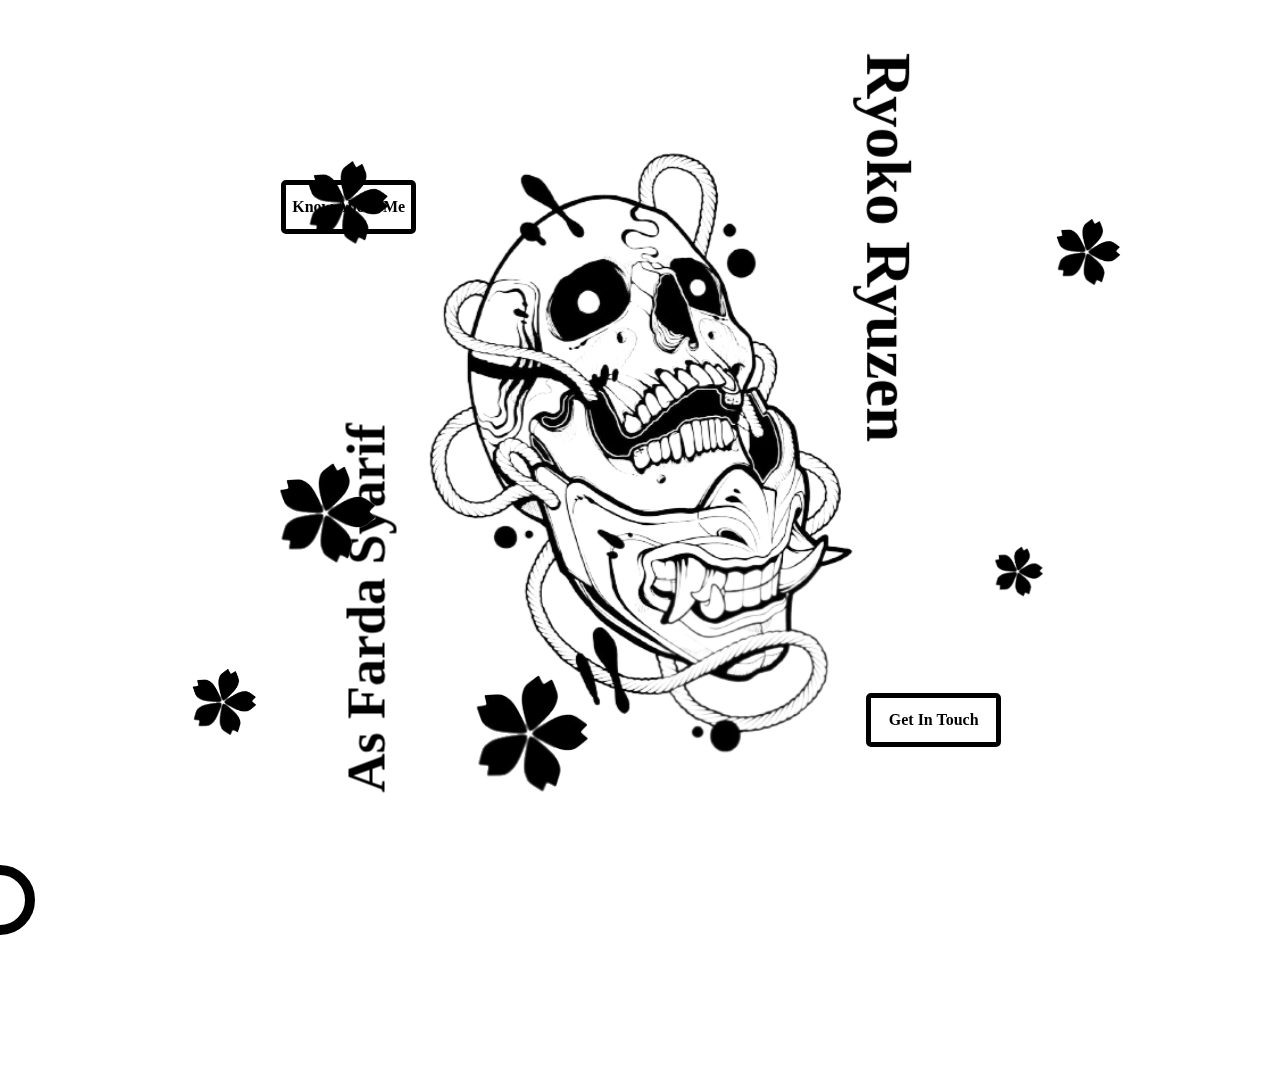
<file: Abou.html>
<!DOCTYPE html>
<html lang="en">
  <head>
    <meta charset="UTF-8" />
    <meta name="viewport" content="width=device-width, initial-scale=1.0" />
    <title>welcome visitors</title>
    <link rel="stylesheet" href="About.css" />
    <link rel="stylesheet" href="https://unpkg.com/aos@next/dist/aos.css" />
  </head>
  <body>
    <section>
      <h1 data-aos="fade-right" data-aos-duration="2500">Ryoko Ryuzen</h1>
      <img src="Asset_Data/image.png" class="image" data-value="-5" />
      <h2 data-aos="fade-right" data-aos-duration="2500">As Farda Syarif</h2>
      <div class="get-in-touch" data-aos="fade-left" data-aos-duration="2500">
        <a href="#">Get In Touch</a>
      </div>
      <div class="knowme" data-aos="fade-right" data-aos-duration="2500">
        <a href="#">Know About Me</a>
      </div>
    </section>

    <img src="Asset_Data/sakura.png" class="image2" data-value="-1" />
    <img src="Asset_Data/sakura.png" class="image3" data-value="-3" />
    <img src="Asset_Data/sakura.png" class="image4" data-value="2" />
    <img src="Asset_Data/sakura.png" class="image5" data-value="5" />
    <img src="Asset_Data/sakura.png" class="image6" data-value="6" />
    <img src="Asset_Data/sakura.png" class="image7" data-value="-4" />
    <img src="Asset_Data/sakura.png" class="image8" data-value="-7" />
    <div class="cursor"></div>
    <script type="text/javascript">
      document.addEventListener("mousemove", parallax);
      function parallax(e) {
        document.querySelectorAll(".image").forEach(function (move) {
          var moving_value = move.getAttribute("data-value");
          var x = (e.clientX * moving_value) / 150;
          var y = (e.clientY * moving_value) / 350;

          move.style.transform =
            "translateX(" + x + "px) translateY(" + y + "px)";
        });
      }
    </script>

    <script type="text/javascript">
      document.addEventListener("mousemove", parallax);
      function parallax(e) {
        document.querySelectorAll(".image2").forEach(function (move) {
          var moving_value = move.getAttribute("data-value");
          var x = (e.clientX * moving_value) / 150;
          var y = (e.clientY * moving_value) / 350;

          move.style.transform =
            "translateX(" + x + "px) translateY(" + y + "px)";
        });
      }
    </script>

    <script type="text/javascript">
      document.addEventListener("mousemove", parallax);
      function parallax(e) {
        document.querySelectorAll(".image3").forEach(function (move) {
          var moving_value = move.getAttribute("data-value");
          var x = (e.clientX * moving_value) / 150;
          var y = (e.clientY * moving_value) / 350;

          move.style.transform =
            "translateX(" + x + "px) translateY(" + y + "px)";
        });
      }
    </script>

    <script type="text/javascript">
      document.addEventListener("mousemove", parallax);
      function parallax(e) {
        document.querySelectorAll(".image4").forEach(function (move) {
          var moving_value = move.getAttribute("data-value");
          var x = (e.clientX * moving_value) / 350;
          var y = (e.clientY * moving_value) / 350;

          move.style.transform =
            "translateX(" + x + "px) translateY(" + y + "px)";
        });
      }
    </script>

    <script type="text/javascript">
      document.addEventListener("mousemove", parallax);
      function parallax(e) {
        document.querySelectorAll(".image5").forEach(function (move) {
          var moving_value = move.getAttribute("data-value");
          var x = (e.clientX * moving_value) / 350;
          var y = (e.clientY * moving_value) / 350;

          move.style.transform =
            "translateX(" + x + "px) translateY(" + y + "px)";
        });
      }
    </script>

    <script type="text/javascript">
      document.addEventListener("mousemove", parallax);
      function parallax(e) {
        document.querySelectorAll(".image6").forEach(function (move) {
          var moving_value = move.getAttribute("data-value");
          var x = (e.clientX * moving_value) / 350;
          var y = (e.clientY * moving_value) / 350;

          move.style.transform =
            "translateX(" + x + "px) translateY(" + y + "px)";
        });
      }
    </script>

    <script type="text/javascript">
      document.addEventListener("mousemove", parallax);
      function parallax(e) {
        document.querySelectorAll(".image7").forEach(function (move) {
          var moving_value = move.getAttribute("data-value");
          var x = (e.clientX * moving_value) / 350;
          var y = (e.clientY * moving_value) / 350;

          move.style.transform =
            "translateX(" + x + "px) translateY(" + y + "px)";
        });
      }
    </script>

    <script type="text/javascript">
      document.addEventListener("mousemove", parallax);
      function parallax(e) {
        document.querySelectorAll(".image8").forEach(function (move) {
          var moving_value = move.getAttribute("data-value");
          var x = (e.clientX * moving_value) / 350;
          var y = (e.clientY * moving_value) / 350;

          move.style.transform =
            "translateX(" + x + "px) translateY(" + y + "px)";
        });
      }
    </script>

    <script src="https://unpkg.com/aos@next/dist/aos.js"></script>
    <script>
      AOS.init({
        duration: 1000,
      });
    </script>
    <script>
      const cursor = document.querySelector(".cursor");
      document.addEventListener("mousemove", (e) => {
        cursor.style.left = e.pageX + "px";
        cursor.style.top = e.pageY + "px";
      });
    </script>
  </body>
</html>
</file>
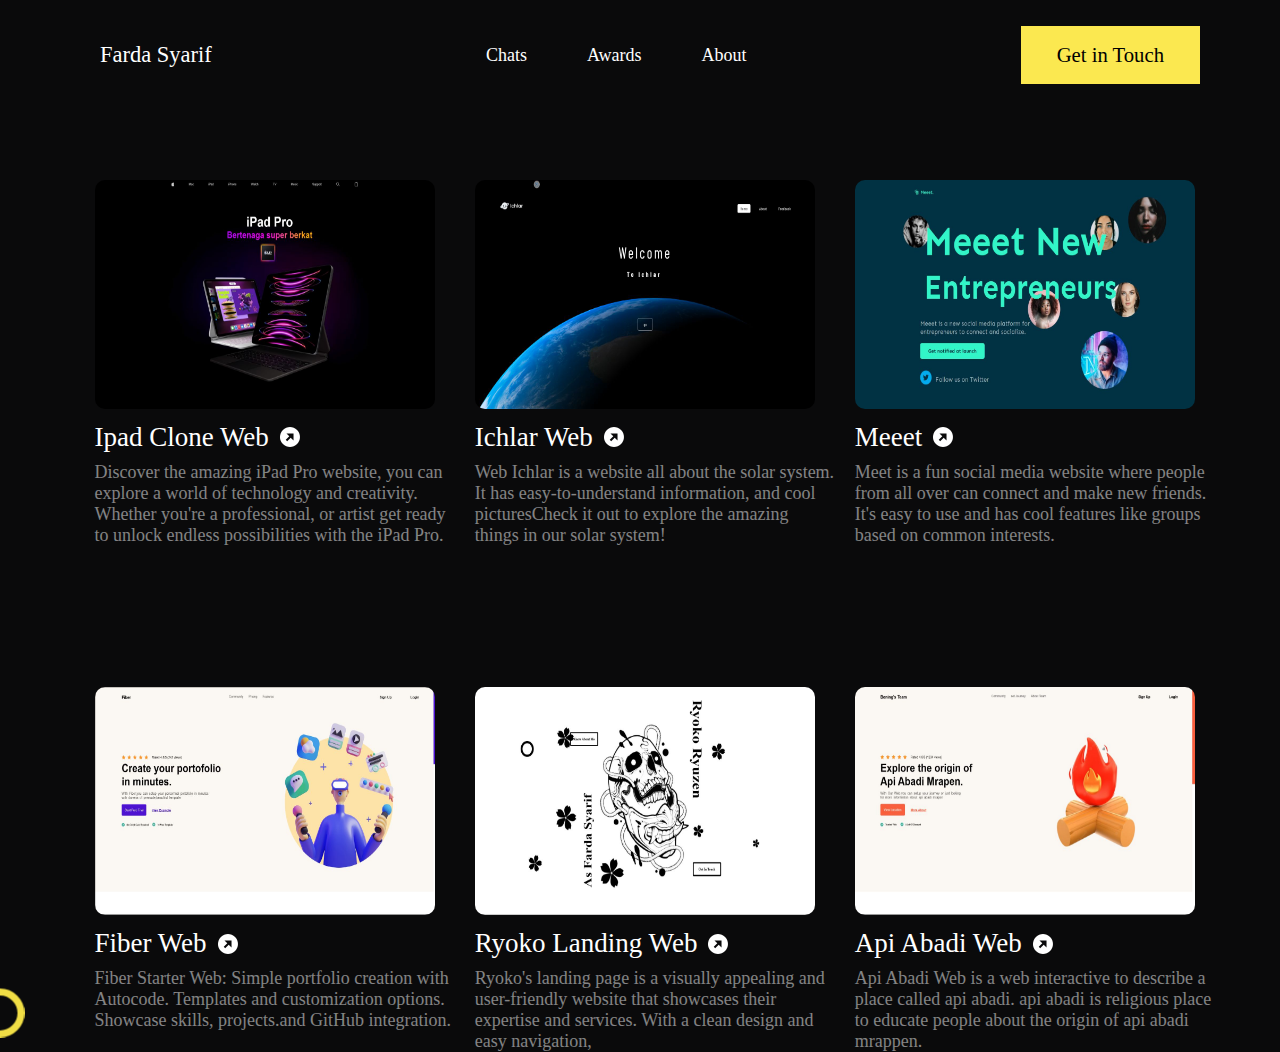
<file: project.html>
<!DOCTYPE html>
<html lang="en">
  <head>
    <meta charset="UTF-8" />
    <meta name="viewport" content="width=device-width, initial-scale=1.0" />
    <title>Ryoko Project</title>
    <link rel="stylesheet" href="project.css" />
  </head>
  <body>
    <nav>
      <div class="logo">
        <a href="index.html">Farda Syarif</a>
      </div>
      <div class="menu-toggle">
        <div class="hamburger"></div>
      </div>
      <ul class="menu">
        <li><a href="#footer">Chats</a></li>
        <li><a href="#">Awards</a></li>
        <li><a href="#">About</a></li>
      </ul>
      <div class="get-in-touch">
        <a href="#">Get in Touch</a>
      </div>
    </nav>
    <section class="section1">
      <div class="card">
        <img src="Asset_Data/YalpCamp.png" class="image" />
        <a href="https://apple-ipad-alpha.vercel.app/"
          >Ipad Clone Web
          <img
            class="icon"
            src="[data-uri]"
        /></a>
        <h2>
          Discover the amazing iPad Pro website, you can explore a world of
          technology and creativity. Whether you're a professional, or artist
          get ready to unlock endless possibilities with the iPad Pro.
        </h2>
      </div>
      <div class="card2">
        <img src="Asset_Data/Spense.png" class="image" />
        <a href="https://ichlar-web-3github-d13p99dc9-farda222.vercel.app/"
          >Ichlar Web
          <img
            class="icon"
            src="[data-uri]"
        /></a>
        <h2>
          Web Ichlar is a website all about the solar system. It has
          easy-to-understand information, and cool picturesCheck it out to
          explore the amazing things in our solar system!
        </h2>
      </div>
      <div class="card3">
        <img src="Asset_Data/meet.jpg" class="image" />
        <a href="https://project-crytex-5ybh.vercel.app/"
          >Meeet
          <img
            class="icon"
            src="[data-uri]"
        /></a>
        <h2>
          Meet is a fun social media website where people from all over can
          connect and make new friends. It's easy to use and has cool features
          like groups based on common interests.
        </h2>
      </div>
    </section>
    <section class="section1">
      <div class="card">
        <img src="Asset_Data/fiber.jpg" class="image" />
        <a href="#"
          >Fiber Web
          <img
            class="icon"
            src="[data-uri]"
        /></a>
        <h2>
          Fiber Starter Web: Simple portfolio creation with Autocode. Templates
          and customization options. Showcase skills, projects.and GitHub
          integration.
        </h2>
      </div>
      <div class="card2">
        <img src="Asset_Data/landingpage.jpg" class="image" />
        <a href="#"
          >Ryoko Landing Web
          <img
            class="icon"
            src="[data-uri]"
        /></a>
        <h2>
          Ryoko's landing page is a visually appealing and user-friendly website
          that showcases their expertise and services. With a clean design and
          easy navigation,
        </h2>
      </div>
      <div class="card3">
        <img src="Asset_Data/bening web.jpg" class="image" />
        <a href="#"
          >Api Abadi Web
          <img
            class="icon"
            src="[data-uri]"
        /></a>
        <h2>
          Api Abadi Web is a web interactive to describe a place called api abadi.
          api abadi is religious place to educate people about the origin of api abadi mrappen.
        </h2>
      </div>
    </section>
    <div class="cursor"></div>
    <script>
      const cursor = document.querySelector(".cursor");
      document.addEventListener("mousemove", (e) => {
        cursor.style.left = e.pageX + "px";
        cursor.style.top = e.pageY + "px";
      });
    </script>
  </body>
</html>
</file>
<file: About.css>
* {
    margin: 0;
    padding: 0;
    box-sizing: border-box;
    cursor: none;
}

html {
    scroll-behavior: smooth;
    cursor: hidden;
}

body {
    background-color: fff;
    background-size: cover;
    height: 100vh;
    overflow: hidden;
    cursor: hidden;
}

section {
    position: relative;
    width: 100%;
    height: 100%;
    display: flex;
    justify-content: center;
    align-items: center;
    overflow: hidden;
}

section img {
    position: absolute;
    width: 70%;
    height: 70%;
    top: 15%;
    left: 16%;
    object-fit: contain;
}

section h1 {
    margin-left: 46vh;
    position: relative;
    display: flex;
    margin-top: -45vh;
    font-size: 7vh;
    rotate: 90deg;
}

section h2 {
    margin-left: -100vh;
    margin-top: 35vh;
    rotate: -90deg;
    font-size: 6vh;
    position: relative;
    display: flex;
}

.get-in-touch a {
    list-style: none;
    text-decoration: none;
    color: #000;
    font-weight: 600;
    position: relative;
    display: flex;
    border: 5px solid #000;
    width: 15vh;
    height: 6vh;
    justify-content: center;
    align-items: center;
    margin-top: 60vh;
    margin-left: 35vh;
    border-radius: 5px;
    transition: 1s;
}

.get-in-touch a:hover {
    list-style: none;
    text-decoration: none;
    color: #FBE850;
    font-weight: 600;
    position: relative;
    display: flex;
    border: 5px solid #000;
    background-color: #000;
    width: 15vh;
    height: 6vh;
    justify-content: center;
    align-items: center;
    margin-top: 60vh;
    margin-left: 35vh;
    border-radius: 5px;
    transition: 1s;
}

.knowme a {
    position: relative;
    display: flex;
    border: 5px solid #000;
    color: #000;
    width: 15vh;
    height: 6vh;
    justify-content: center;
    align-items: center;
    margin-top: -30vh;
    margin-left: -80vh;
    border-radius: 5px;
    list-style: none;
    text-decoration: none;
    font-weight: 600;
    transition: 1s;
}

.knowme a:hover {
    position: relative;
    display: flex;
    border: 5px solid #000;
    color: #FBE850;
    width: 15vh;
    height: 6vh;
    justify-content: center;
    align-items: center;
    margin-top: -30vh;
    margin-left: -80vh;
    border-radius: 5px;
    list-style: none;
    text-decoration: none;
    font-weight: 600;
    background-color: #000;
    transition: 1s;
}

.image2 {
    position: absolute;
    width: 50%;
    height: 50%;
    top: 0;
    left: 0;
    object-fit: contain;
    overflow: hidden;
    z-index: -999;
}

.image3 {
    position: absolute;
    width: 30%;
    height: 30%;
    margin-top: -50vh;
    margin-left: 90vh;
    object-fit: contain;
    overflow: hidden;
}

.image4 {
    position: absolute;
    width: 70%;
    height: 70%;
    margin-top: -50vh;
    margin-left: 5vh;
    object-fit: contain;
    overflow: hidden;
    z-index: -999;
}

.image5 {
    position: absolute;
    width: 40%;
    height: 40%;
    margin-top: -90vh;
    margin-left: 90vh;
    object-fit: contain;
    overflow: hidden;
}

.image6 {
    position: absolute;
    width: 60%;
    height: 60%;
    margin-top: -70vh;
    margin-left: -10vh;
    object-fit: contain;
    overflow: hidden;
}

.image7 {
    position: absolute;
    width: 20%;
    height: 20%;
    margin-top: -40vh;
    margin-left: 130vh;
    object-fit: contain;
    overflow: hidden;
}

.image8 {
    position: absolute;
    width: 40%;
    height: 40%;
    margin-top: -40vh;
    margin-left: -6vh;
    object-fit: contain;
    overflow: hidden;
}

.cursor {
    position: absolute;
    width: 70px;
    height: 70px;
    border-radius: 50%;
    transform: translate(-50%, -50%);
    pointer-events: none;
    border: 10px solid #000;
    z-index: 9999;
    mix-blend-mode: difference;
}

section h1:hover~.cursor {
    transform: scale(10);
    mix-blend-mode: difference;
}
</file>
<file: project.css>
* {
    padding: 0;
    margin: 0;
    cursor: none;
}



::-webkit-scrollbar {
    width: 0px;
}

.cursor {
    position: absolute;
    width: 35px;
    height: 35px;
    border-radius: 50%;
    transform: translate(-50%, -50%);
    pointer-events: none;
    mix-blend-mode: difference;
    border: 7px solid #FBE850;
    z-index: 999;
}

*::selection {
    color: #000;
    background-color: #FBE850;
}

html {
    cursor: none;
}

body {
    background-color: #0A0A0B;
    cursor: none;
}

nav {
    display: flex;
    justify-content: space-between;
    align-items: center;
    padding: 10px;
    background-color: #0A0A0B;
    height: 10vh;
    top: 0;
    left: 0;
    width: 100%;
    z-index: 999;
    position: fixed;
}

.logo a {
    padding-left: 10vh;
    text-decoration: none;
    list-style: none;
    font-size: 2.5vh;
    color: #fff;
    transition: 1s;
}

.logo a:hover {
    padding-left: 10vh;
    text-decoration: none;
    list-style: none;
    font-size: 2.5vh;
    color: #FBE850;
    transition: 1s;
}

.menu-toggle {
    display: none;
}

.hamburger {
    width: 30px;
    height: 3px;
    background-color: #333;
    margin: 5px 0;
}

.menu {
    list-style-type: none;
    display: flex;
    justify-content: center;
    align-items: center;
    margin: 0;
    padding: 0;
}

.menu li {
    margin: 0 30px;
}

.menu li a {
    text-decoration: none;
    color: #fff;
    font-size: 2vh;
}

.menu li a:hover {
    text-decoration: none;
    color: #FBE850;
    font-size: 2vh;
}

.menu li a:hover~.cursor {
    transform: scale(10);
}

.get-in-touch {
    margin-right: 10vh;
}

.get-in-touch a {
    padding: 2vh 4vh;
    background-color: #FBE850;
    color: #000;
    text-decoration: none;
    font-size: 2.3vh;
    transition: 1.5s;
}

.get-in-touch a:hover {
    padding: 2vh 4vh;
    background-color: #222222;
    color: #FBE850;
    text-decoration: none;
    font-size: 2.3vh;
    transition: 0.2s;
    border-radius: 1vh;
}

.get-in-touch a:hover~.cursor {
    width: 50px;
    height: 50px;
}

.section1 {
    margin-top: 20vh;
    margin-left: 10.5vh;
    display: flex;
}

.image {
    width: 80%;
    height: 70%;
    border-radius: 10px;
}

.card a {
    color: #fff;
    margin-top: 1vh;
    font-size: 3vh;
    font-weight: 100;
    list-style: none;
    text-decoration: none;
    display: flex;
    align-items: center;

}

.card h2 {
    color: #ffffff7f;
    font-size: 2vh;
    width: 40vh;
    margin-top: 1vh;
    font-weight: 100;
}

.icon {
    margin-left: 1vh;
}

.card2 {
    margin-left: -5vh;
}

.card2 a {
    color: #fff;
    margin-top: 1vh;
    font-size: 3vh;
    font-weight: 100;
    list-style: none;
    text-decoration: none;
    display: flex;
    align-items: center;

}

.card2 h2 {
    color: #ffffff7f;
    font-size: 2vh;
    width: 40vh;
    margin-top: 1vh;
    font-weight: 100;
}

.icon {
    margin-left: 1vh;

}

.card3 {
    margin-left: -5vh;
}

.card3 a {
    color: #fff;
    margin-top: 1vh;
    font-size: 3vh;
    font-weight: 100;
    list-style: none;
    text-decoration: none;
    display: flex;
    align-items: center;

}

.card3 h2 {
    color: #ffffff7f;
    font-size: 2vh;
    width: 40vh;
    margin-top: 1vh;
    font-weight: 100;
}
</file>
